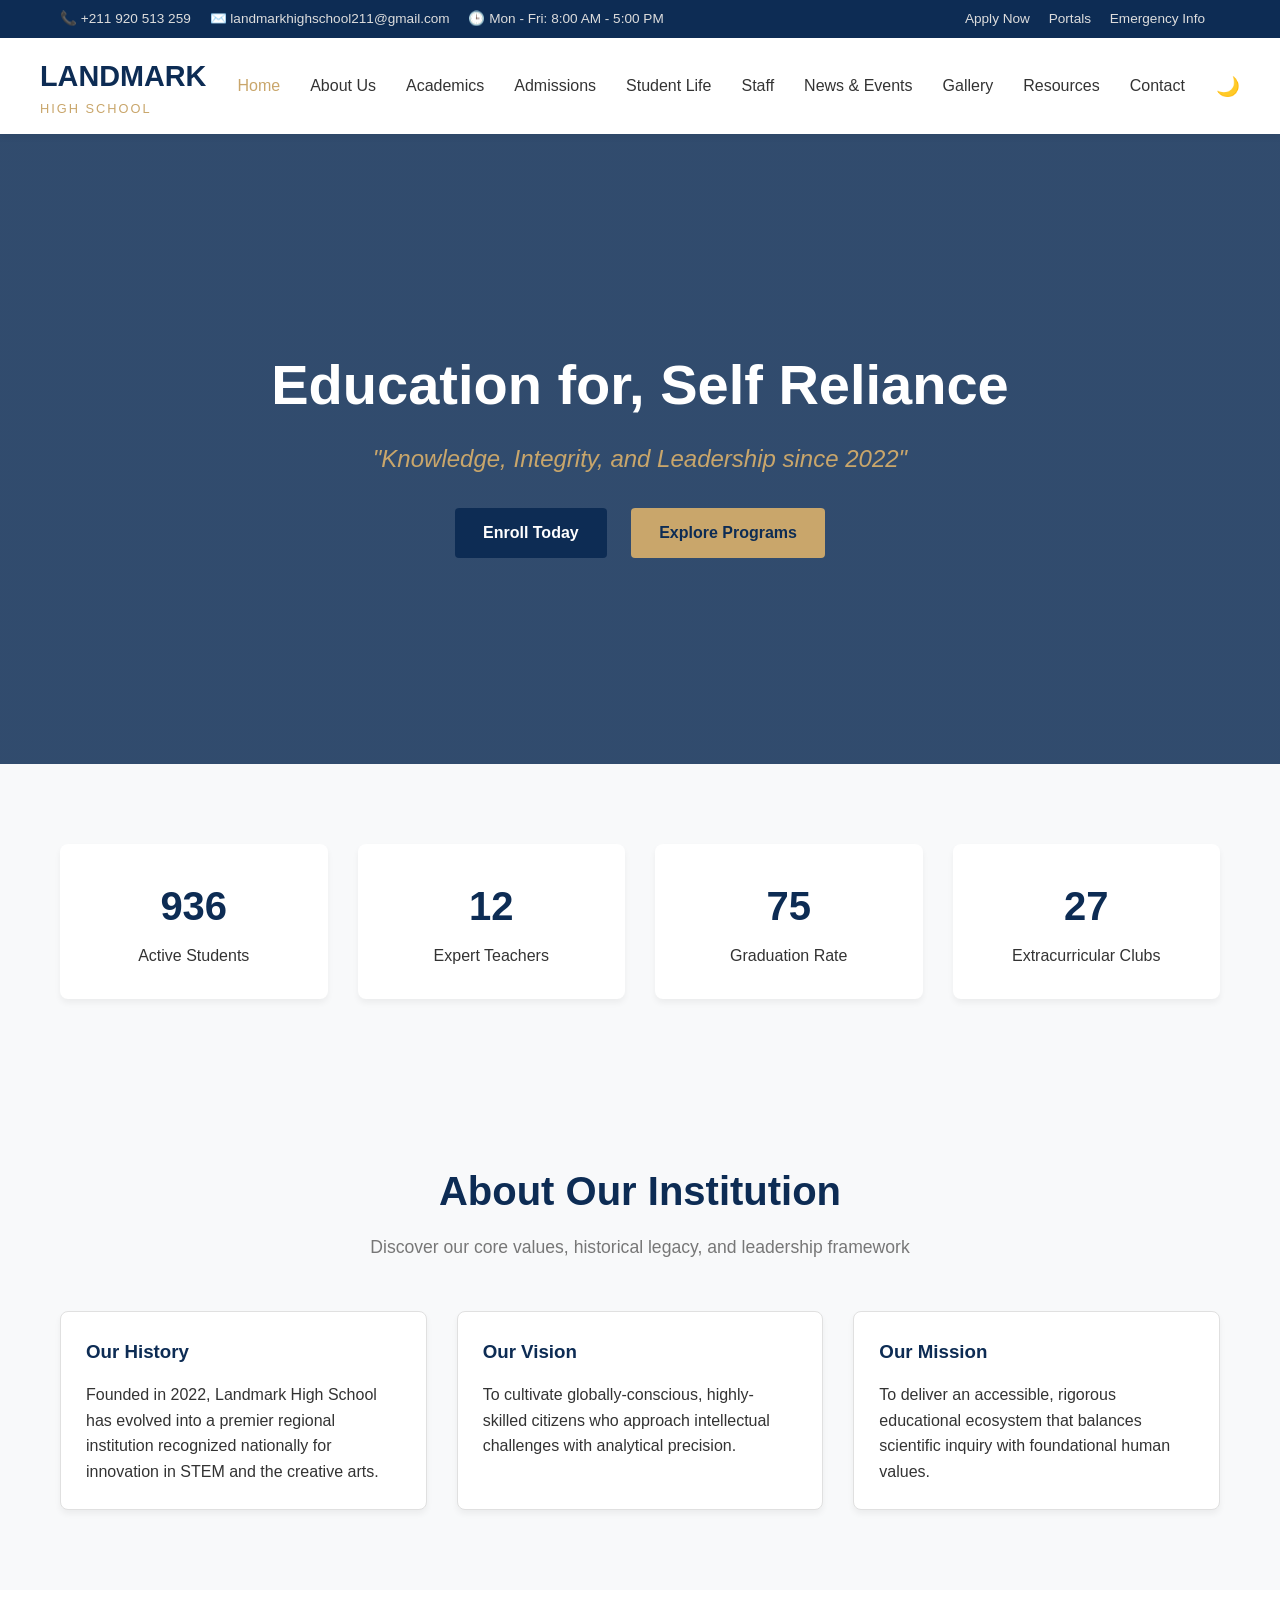
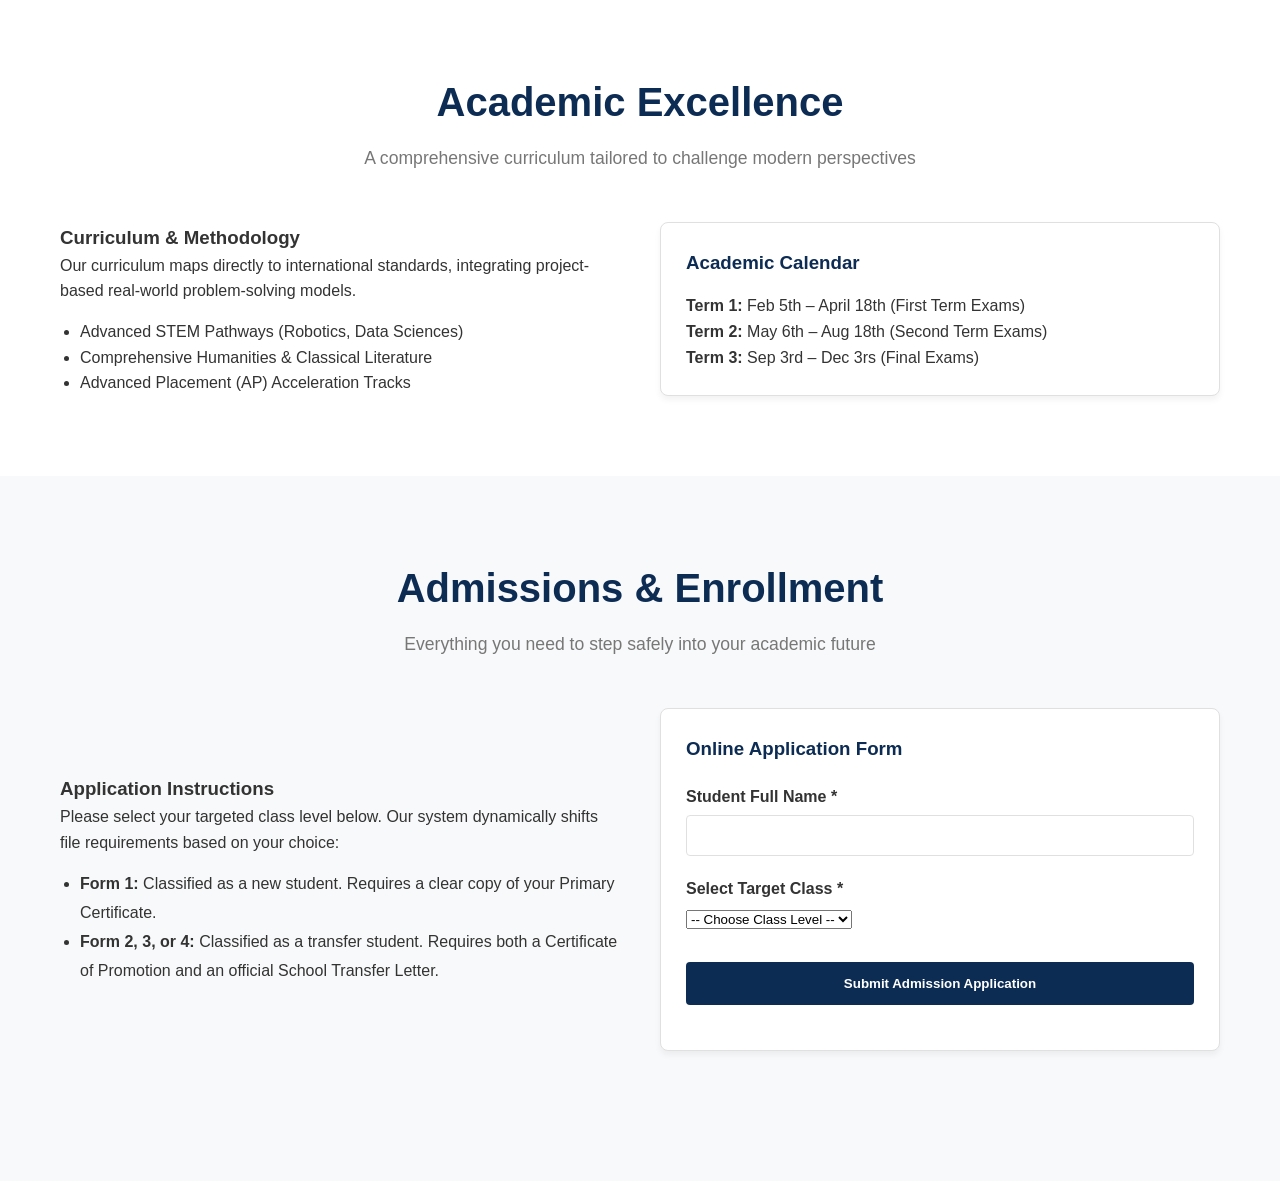
<file: index.html>
<!DOCTYPE html>
<html lang="en">
<head>
    <meta charset="UTF-8">
    <meta name="viewport" content="width=device-width, initial-scale=1.0">
    <title>LandMark High School | Official Portal</title>
    <link rel="stylesheet" href="style.css">
</head>
<body>

    <!-- LOADING ANIMATION -->
    <div id="loader">
        <div class="spinner"></div>
    </div>

    <!-- HEADER & NAVIGATION -->
    <header>
        <div class="top-bar">
            <div class="container">
                <div class="top-contacts">
                    <span>📞 +211 920 513 259</span>
                    <span>✉️ landmarkhighschool211@gmail.com</span>
                    <span>🕒 Mon - Fri: 8:00 AM - 5:00 PM</span>
                </div>
                <div class="top-links">
                    <a href="#admissions-form-anchor">Apply Now</a>
                    <a href="#resources">Portals</a>
                    <a href="#contact">Emergency Info</a>
                </div>
            </div>
        </div>

        <nav class="container main-nav">
            <div class="logo-text">
                <h1>LANDMARK</h1>
                <span>HIGH SCHOOL</span>
            </div>
            
            <ul class="nav-links">
                <li><a href="#home" class="active">Home</a></li>
                <li><a href="#about">About Us</a></li>
                <li><a href="#academics">Academics</a></li>
                <li><a href="#admissions">Admissions</a></li>
                <li><a href="student.html">Student Life</a></li>
                <li><a href="staff.html">Staff</a></li>
                <li><a href="#news-events">News & Events</a></li>
                <li><a href="#gallery">Gallery</a></li>
                <li><a href="#resources">Resources</a></li>
                <li><a href="#contact">Contact</a></li>
            </ul>

            <div class="nav-actions">
                <button id="theme-toggle" aria-label="Toggle Dark Mode">🌙</button>
                <div class="hamburger">
                    <span></span>
                    <span></span>
                    <span></span>
                </div>
            </div>
        </nav>
    </header>

    <main>
        <!-- HOME PAGE -->
        <section id="home" class="hero">
            <div class="container hero-content">
                <h2>Education for, Self Reliance</h2>
                <p>"Knowledge, Integrity, and Leadership since 2022"</p>
                <div class="hero-buttons">
                    <a href="#admissions-form-anchor" class="btn btn-primary">Enroll Today</a>
                    <a href="#academics" class="btn btn-secondary">Explore Programs</a>
                </div>
            </div>
        </section>

        <!-- STATISTICS DASHBOARD -->
        <section class="stats">
            <div class="container stats-grid">
                <div class="stat-card">
                    <h3 class="counter" data-target="1200">0+</h3>
                    <p>Active Students</p>
                </div>
                <div class="stat-card">
                    <h3 class="counter" data-target="15">0+</h3>
                    <p>Expert Teachers</p>
                </div>
                <div class="stat-card">
                    <h3 class="counter" data-target="98">0%</h3>
                    <p>Graduation Rate</p>
                </div>
                <div class="stat-card">
                    <h3 class="counter" data-target="35">0+</h3>
                    <p>Extracurricular Clubs</p>
                </div>
            </div>
        </section>

        <!-- ABOUT US PAGE -->
        <section id="about" style="background-color: var(--light-bg);">
            <div class="container">
                <div class="section-header">
                    <h2>About Our Institution</h2>
                    <p>Discover our core values, historical legacy, and leadership framework</p>
                </div>
                <div class="grid-3">
                    <div class="card card-body">
                        <h3>Our History</h3>
                        <p>Founded in 2022, Landmark High School has evolved into a premier regional institution recognized nationally for innovation in STEM and the creative arts.</p>
                    </div>
                    <div class="card card-body">
                        <h3>Our Vision</h3>
                        <p>To cultivate globally-conscious, highly-skilled citizens who approach intellectual challenges with analytical precision.</p>
                    </div>
                    <div class="card card-body">
                        <h3>Our Mission</h3>
                        <p>To deliver an accessible, rigorous educational ecosystem that balances scientific inquiry with foundational human values.</p>
                    </div>
                </div>
            </div>
        </section>

        <!-- ACADEMICS PAGE -->
        <section id="academics">
            <div class="container">
                <div class="section-header">
                    <h2>Academic Excellence</h2>
                    <p>A comprehensive curriculum tailored to challenge modern perspectives</p>
                </div>
                <div class="grid-2">
                    <div>
                        <h3>Curriculum & Methodology</h3>
                        <p style="margin-bottom: 15px;">Our curriculum maps directly to international standards, integrating project-based real-world problem-solving models.</p>
                        <ul style="padding-left: 20px;">
                            <li>Advanced STEM Pathways (Robotics, Data Sciences)</li>
                            <li>Comprehensive Humanities & Classical Literature</li>
                            <li>Advanced Placement (AP) Acceleration Tracks</li>
                        </ul>
                    </div>
                    <div class="card card-body">
                        <h3>Academic Calendar</h3>
                        <p><strong>Term 1:</strong> Feb 5th – April 18th (First Term Exams)</p>
                        <p><strong>Term 2:</strong> May 6th – Aug 18th (Second Term Exams)</p>
                        <p><strong>Term 3:</strong> Sep 3rd – Dec 3rs (Final Exams)</p>
                    </div>
                </div>
            </div>
        </section>

        <!-- ADMISSIONS PAGE WITH ADMISSIONS FORM LAYER -->
        <section id="admissions" style="background-color: var(--light-bg);">
            <div class="container">
                <div class="section-header">
                    <h2>Admissions & Enrollment</h2>
                    <p>Everything you need to step safely into your academic future</p>
                </div>
                
                <div class="grid-2" style="margin-bottom: 50px;">
                    <div>
                        <h3>Application Instructions</h3>
                        <p style="margin-bottom: 15px;">Please select your targeted class level below. Our system dynamically shifts file requirements based on your choice:</p>
                        <ul style="padding-left: 20px; line-height: 1.8;">
                            <li><strong>Form 1:</strong> Classified as a new student. Requires a clear copy of your Primary Certificate.</li>
                            <li><strong>Form 2, 3, or 4:</strong> Classified as a transfer student. Requires both a Certificate of Promotion and an official School Transfer Letter.</li>
                        </ul>
                    </div>
                    <div class="card card-body" id="admissions-form-anchor">
                        <h3 style="margin-bottom: 20px;">Online Application Form</h3>
                        <form id="enrollment-form" class="contact-form" novalidate>
                            <div class="form-group">
                                <label for="student-name">Student Full Name *</label>
                                <input type="text" id="student-name" required>
                                <span class="error-msg">Student name is required.</span>
                            </div>
                            
                            <div class="form-group">
                                <label for="admission-class">Select Target Class *</label>
                                <!-- Ensure the ID is exactly: admission-class -->
                                <select id="admission-class" required>
                                    <option value="">-- Choose Class Level --</option>
                                    <option value="form1">Form 1 (New Student)</option>
                                    <option value="form2">Form 2 (Transfer)</option>
                                    <option value="form3">Form 3 (Transfer)</option>
                                    <option value="form4">Form 4 (Transfer)</option>
                                </select>
                                <span class="error-msg">Please pick your targeted class level.</span>
                            </div>

                            <!-- INSERT THIS IMMEDIATELY BELOW THE DROPDOWN GROUP ABOVE -->
                            <!-- Dynamic File Slot 1: Primary School Certificate -->
                            <div class="form-group document-group" id="doc-primary-holder" style="display: none;">
                                <label for="doc-primary">Upload Primary Certificate * <small>(PDF/JPG)</small></label>
                                <input type="file" id="doc-primary">
                                <span class="error-msg">Primary Certificate is mandatory for Form 1.</span>
                            </div>

                            <!-- Dynamic File Slot 2: Promotion Certificate -->
                            <div class="form-group document-group" id="doc-promotion-holder" style="display: none;">
                                <label for="doc-promotion">Upload Certificate of Promotion * <small>(PDF/JPG)</small></label>
                                <input type="file" id="doc-promotion">
                                <span class="error-msg">A Certificate of Promotion is mandatory for Form 2, 3, and 4.</span>
                            </div>

                            <!-- Dynamic File Slot 3: Transfer Letter -->
                            <div class="form-group document-group" id="doc-transfer-holder" style="display: none;">
                                <label for="doc-transfer">Upload Transfer Letter * <small>(PDF/JPG)</small></label>
                                <input type="file" id="doc-transfer">
                                <span class="error-msg">A Transfer Letter is mandatory for transferring students.</span>
                            </div>


                            <!-- Application Submission Button -->
                            <div class="form-group" style="margin-top: 30px;">
                                <button type="submit" class="btn btn-primary" style="width: 100%; padding: 14px;">Submit Admission Application</button>
                            </div>
                        </form>
                    </div>
                </div>
            </div>
        </section>
        <script src="script.js"></script>
    </body>
    </html>
</file>
<file: style.css>
/* ==========================================
   1. VARIABLES & SYSTEM ROOT
   ========================================== */
:root {
    --primary-color: #0d2c54;
    --secondary-color: #c9a66b;
    --text-color: #333333;
    --light-bg: #f8f9fa;
    --white: #ffffff;
    --border-color: #e0e0e0;
    --transition: all 0.3s ease;
    --max-width: 1200px;
    --shadow: 0 4px 6px rgba(0,0,0,0.05);
}

[data-theme="dark"] {
    --primary-color: #1a3e6c;
    --secondary-color: #dfba7f;
    --text-color: #f1f1f1;
    --light-bg: #121212;
    --white: #1e1e1e;
    --border-color: #333333;
    --shadow: 0 4px 6px rgba(0,0,0,0.3);
}

/* ==========================================
   2. GLOBAL TYPOGRAPHY & LAYOUTS
   ========================================== */
* {
    margin: 0;
    padding: 0;
    box-sizing: border-box;
}

html {
    scroll-behavior: smooth;
    font-family: 'Segoe UI', Tahoma, Geneva, Verdana, sans-serif;
}

body {
    background-color: var(--white);
    color: var(--text-color);
    line-height: 1.6;
    overflow-x: hidden;
}

.container {
    max-width: var(--max-width);
    margin: 0 auto;
    padding: 0 20px;
}

section {
    padding: 80px 0;
}

.section-header {
    text-align: center;
    margin-bottom: 50px;
}

.section-header h2 {
    font-size: 2.5rem;
    color: var(--primary-color);
    margin-bottom: 10px;
}

[data-theme="dark"] .section-header h2 {
    color: var(--white);
}

.section-header p {
    color: #777;
    font-size: 1.1rem;
}

img {
    max-width: 100%;
    height: auto;
    display: block;
}

/* Global Functional Elements */
#loader {
    position: fixed;
    top: 0;
    left: 0;
    width: 100%;
    height: 100%;
    background: var(--primary-color);
    display: flex;
    justify-content: center;
    align-items: center;
    z-index: 9999;
    transition: opacity 0.5s ease, visibility 0.5s ease;
}

.spinner {
    width: 50px;
    height: 50px;
    border: 5px solid rgba(255,255,255,0.3);
    border-radius: 50%;
    border-top-color: var(--secondary-color);
    animation: spin 1s ease-in-out infinite;
}

@keyframes spin {
    to { transform: rotate(360deg); }
}

.btn {
    display: inline-block;
    padding: 12px 28px;
    border-radius: 4px;
    font-weight: 600;
    text-decoration: none;
    transition: var(--transition);
    cursor: pointer;
    border: none;
    text-align: center;
}

.btn-primary {
    background-color: var(--primary-color);
    color: white;
}

.btn-primary:hover {
    background-color: var(--secondary-color);
    color: var(--primary-color);
}

.btn-secondary {
    background-color: var(--secondary-color);
    color: var(--primary-color);
}

.btn-secondary:hover {
    background-color: var(--white);
    color: var(--primary-color);
}

/* ==========================================
   3. HEADER, TOPBAR & STICKY NAVIGATION
   ========================================== */
header {
    background-color: var(--white);
    box-shadow: var(--shadow);
    position: sticky;
    top: 0;
    z-index: 1000;
}

.top-bar {
    background-color: var(--primary-color);
    color: white;
    font-size: 0.85rem;
    padding: 8px 0;
}

.top-bar .container {
    display: flex;
    justify-content: space-between;
    align-items: center;
}

.top-contacts span, .top-links a {
    margin-right: 15px;
    color: #ddd;
    text-decoration: none;
}

.top-links a:hover {
    color: var(--secondary-color);
}

.main-nav {
    display: flex;
    justify-content: space-between;
    align-items: center;
    padding: 15px 0;
}

.logo-text h1 {
    font-size: 1.8rem;
    color: var(--primary-color);
}

[data-theme="dark"] .logo-text h1 { color: var(--white); }

.logo-text span {
    font-size: 0.8rem;
    display: block;
    letter-spacing: 2px;
    color: var(--secondary-color);
}

.nav-links {
    display: flex;
    list-style: none;
    align-items: center;
}

.nav-links > li {
    position: relative;
    padding: 10px 15px;
}

.nav-links a {
    text-decoration: none;
    color: var(--text-color);
    font-weight: 500;
    transition: var(--transition);
}

.nav-links a:hover, .nav-links .active {
    color: var(--secondary-color);
}

.dropdown-menu {
    position: absolute;
    top: 100%;
    left: 0;
    background-color: var(--white);
    box-shadow: var(--shadow);
    list-style: none;
    min-width: 200px;
    display: none;
    border-top: 3px solid var(--secondary-color);
}

.dropdown-menu li a {
    display: block;
    padding: 12px 20px;
    font-size: 0.9rem;
    border-bottom: 1px solid var(--border-color);
}

.dropdown:hover .dropdown-menu {
    display: block;
}

.nav-actions {
    display: flex;
    align-items: center;
    gap: 15px;
}

#theme-toggle {
    background: none;
    border: none;
    font-size: 1.2rem;
    cursor: pointer;
    color: var(--text-color);
}

.hamburger {
    display: none;
    flex-direction: column;
    cursor: pointer;
    gap: 5px;
}

.hamburger span {
    width: 25px;
    height: 3px;
    background-color: var(--text-color);
    transition: var(--transition);
}

/* ==========================================
   4. MODULAR LAYOUT ENGINES & COMPONENT CARDS
   ========================================== */
.hero {
    background: linear-gradient(rgba(13, 44, 84, 0.85), rgba(13, 44, 84, 0.85)), url('https://picsum.photos') no-repeat center center/cover;
    height: 70vh;
    display: flex;
    align-items: center;
    text-align: center;
    color: white;
}

.hero-content h2 { font-size: 3.5rem; margin-bottom: 10px; }
.hero-content p { font-size: 1.5rem; margin-bottom: 30px; color: var(--secondary-color); font-style: italic;}
.hero-buttons .btn { margin: 0 10px; }

.stats { background-color: var(--light-bg); }
.stats-grid { display: grid; grid-template-columns: repeat(auto-fit, minmax(200px, 1fr)); gap: 30px; text-align: center; }
.stat-card { background: var(--white); padding: 30px; border-radius: 8px; box-shadow: var(--shadow); }
.stat-card h3 { font-size: 2.5rem; color: var(--primary-color); margin-bottom: 5px; }
[data-theme="dark"] .stat-card h3 { color: var(--secondary-color); }

.grid-2 { display: grid; grid-template-columns: repeat(auto-fit, minmax(450px, 1fr)); gap: 40px; align-items: center; }
.grid-3 { display: grid; grid-template-columns: repeat(auto-fit, minmax(300px, 1fr)); gap: 30px; }

.card { background: var(--white); border-radius: 8px; overflow: hidden; box-shadow: var(--shadow); border: 1px solid var(--border-color); }
.card-body { padding: 25px; }
.card-body h3 { margin-bottom: 15px; color: var(--primary-color); }
[data-theme="dark"] .card-body h3 { color: var(--white); }

/* ==========================================
   5. INTERACTIVE FUNCTIONAL COMPONENT UI
   ========================================== */
.accordion-item { border-bottom: 1px solid var(--border-color); margin-bottom: 10px; }
.accordion-header { width: 100%; text-align: left; padding: 20px; background: var(--light-bg); border: none; font-size: 1.1rem; font-weight: 600; color: var(--text-color); cursor: pointer; display: flex; justify-content: space-between; align-items: center; }
.accordion-content { padding: 0 20px; max-height: 0; overflow: hidden; transition: max-height 0.3s ease-out; }

/* Filterable Gallery Layout Components */
.gallery-filters { display: flex; justify-content: center; gap: 15px; margin-bottom: 30px; }
.filter-btn { padding: 8px 20px; border: 1px solid var(--primary-color); background: transparent; color: var(--primary-color); border-radius: 20px; cursor: pointer; transition: var(--transition); }
.filter-btn.active, .filter-btn:hover { background: var(--primary-color); color: white; }
[data-theme="dark"] .filter-btn { border-color: var(--secondary-color); color: var(--secondary-color); }
[data-theme="dark"] .filter-btn.active { background: var(--secondary-color); color: var(--primary-color); }

/* Custom Fading Slideshow Container */
.slideshow-frame {
    position: relative;
    width: 100%;
    height: 450px;
    overflow: hidden;
    border-radius: 8px;
    box-shadow: var(--shadow);
    background: #000;
}

.gallery-slide {
    position: absolute;
    top: 0;
    left: 0;
    width: 100%;
    height: 100%;
    opacity: 0;
    transition: opacity 1s ease-in-out;
    object-fit: cover;
    z-index: 1;
}

.gallery-slide.active {
    opacity: 1;
    z-index: 2;
}

.search-box { width: 100%; max-width: 500px; margin: 0 auto 40px; display: block; padding: 12px 20px; border-radius: 4px; border: 1px solid var(--border-color); background: var(--white); color: var(--text-color); }

.slider-container { position: relative; overflow: hidden; padding: 20px 0; }
.slider-track { display: flex; transition: transform 0.5s ease; gap: 20px; }
.slide { min-width: calc(33.333% - 14px); background: var(--white); box-shadow: var(--shadow); border-radius: 8px; padding: 30px; }

/* Forms Framework & Verification Classes */
.contact-form .form-group, .admission-form .form-group { margin-bottom: 20px; }
.contact-form label, .admission-form label { display: block; margin-bottom: 5px; font-weight: 600; }
.contact-form input, .contact-form textarea, .admission-form input, .admission-form textarea, .admission-form select { width: 100%; padding: 12px; border: 1px solid var(--border-color); background: var(--white); color: var(--text-color); border-radius: 4px; }
.error-msg { color: #dc3545; font-size: 0.85rem; margin-top: 5px; display: none; }

.map-placeholder { background: #e5e5e5; height: 350px; display: flex; justify-content: center; align-items: center; border-radius: 8px; text-align: center; color: #555; }
#back-to-top { position: fixed; bottom: 30px; right: 30px; background: var(--secondary-color); color: var(--primary-color); border: none; width: 45px; height: 45px; border-radius: 50%; cursor: pointer; display: none; justify-content: center; align-items: center; font-size: 1.2rem; box-shadow: var(--shadow); z-index: 999; }


/* ==========================================
   6. GLOBAL INTERACTIVE FOOTER SYSTEM
   ========================================== */
footer {
    background-color: #06162b;
    color: #a0aec0;
    padding: 60px 0 20px;
    font-size: 0.95rem;
}

footer h3, footer h4 { 
    color: white; 
    margin-bottom: 20px; 
}

footer a { 
    color: #a0aec0; 
    text-decoration: none; 
    transition: var(--transition); 
}

footer a:hover { 
    color: var(--secondary-color); 
}

footer ul { 
    list-style: none; 
}

footer ul li { 
    margin-bottom: 10px; 
}

.footer-bottom { 
    text-align: center; 
    margin-top: 40px; 
    padding-top: 20px; 
    border-top: 1px solid #1a2e4c; 
    font-size: 0.85rem; 
}

.newsletter-form { 
    display: flex; 
    gap: 10px; 
    margin-top: 15px; 
}

.newsletter-form input { 
    padding: 10px; 
    border: none; 
    border-radius: 4px; 
    flex-grow: 1; 
}

/* ==========================================
   7. RESPONSIVE LAYER QUERIES
   ========================================== */
@media (max-width: 992px) {
    .slide { 
        min-width: calc(50% - 10px); 
    }
    .hero-content h2 { 
        font-size: 2.8rem; 
    }
}

@media (max-width: 768px) {
    .top-bar { 
        display: none; 
    }
    
    .hamburger { 
        display: flex; 
    }
    
    .nav-links {
        position: fixed;
        top: 75px;
        left: -100%;
        width: 100%;
        height: calc(100vh - 75px);
        background-color: var(--white);
        flex-direction: column;
        align-items: flex-start;
        padding: 30px;
        transition: var(--transition);
        overflow-y: auto;
        box-shadow: var(--shadow);
    }
    
    .nav-links.active { 
        left: 0; 
    }
    
    .nav-links li { 
        width: 100%; 
        padding: 15px 0; 
    }
    
    .dropdown-menu { 
        position: static; 
        box-shadow: none; 
        width: 100%; 
        padding-left: 20px; 
    }
    
    .grid-2, .grid-3 { 
        grid-template-columns: 1fr; 
    }
    
    .slide { 
        min-width: 100%; 
    }
    
    .hero-content h2 { 
        font-size: 2.2rem; 
    }
}
</file>
